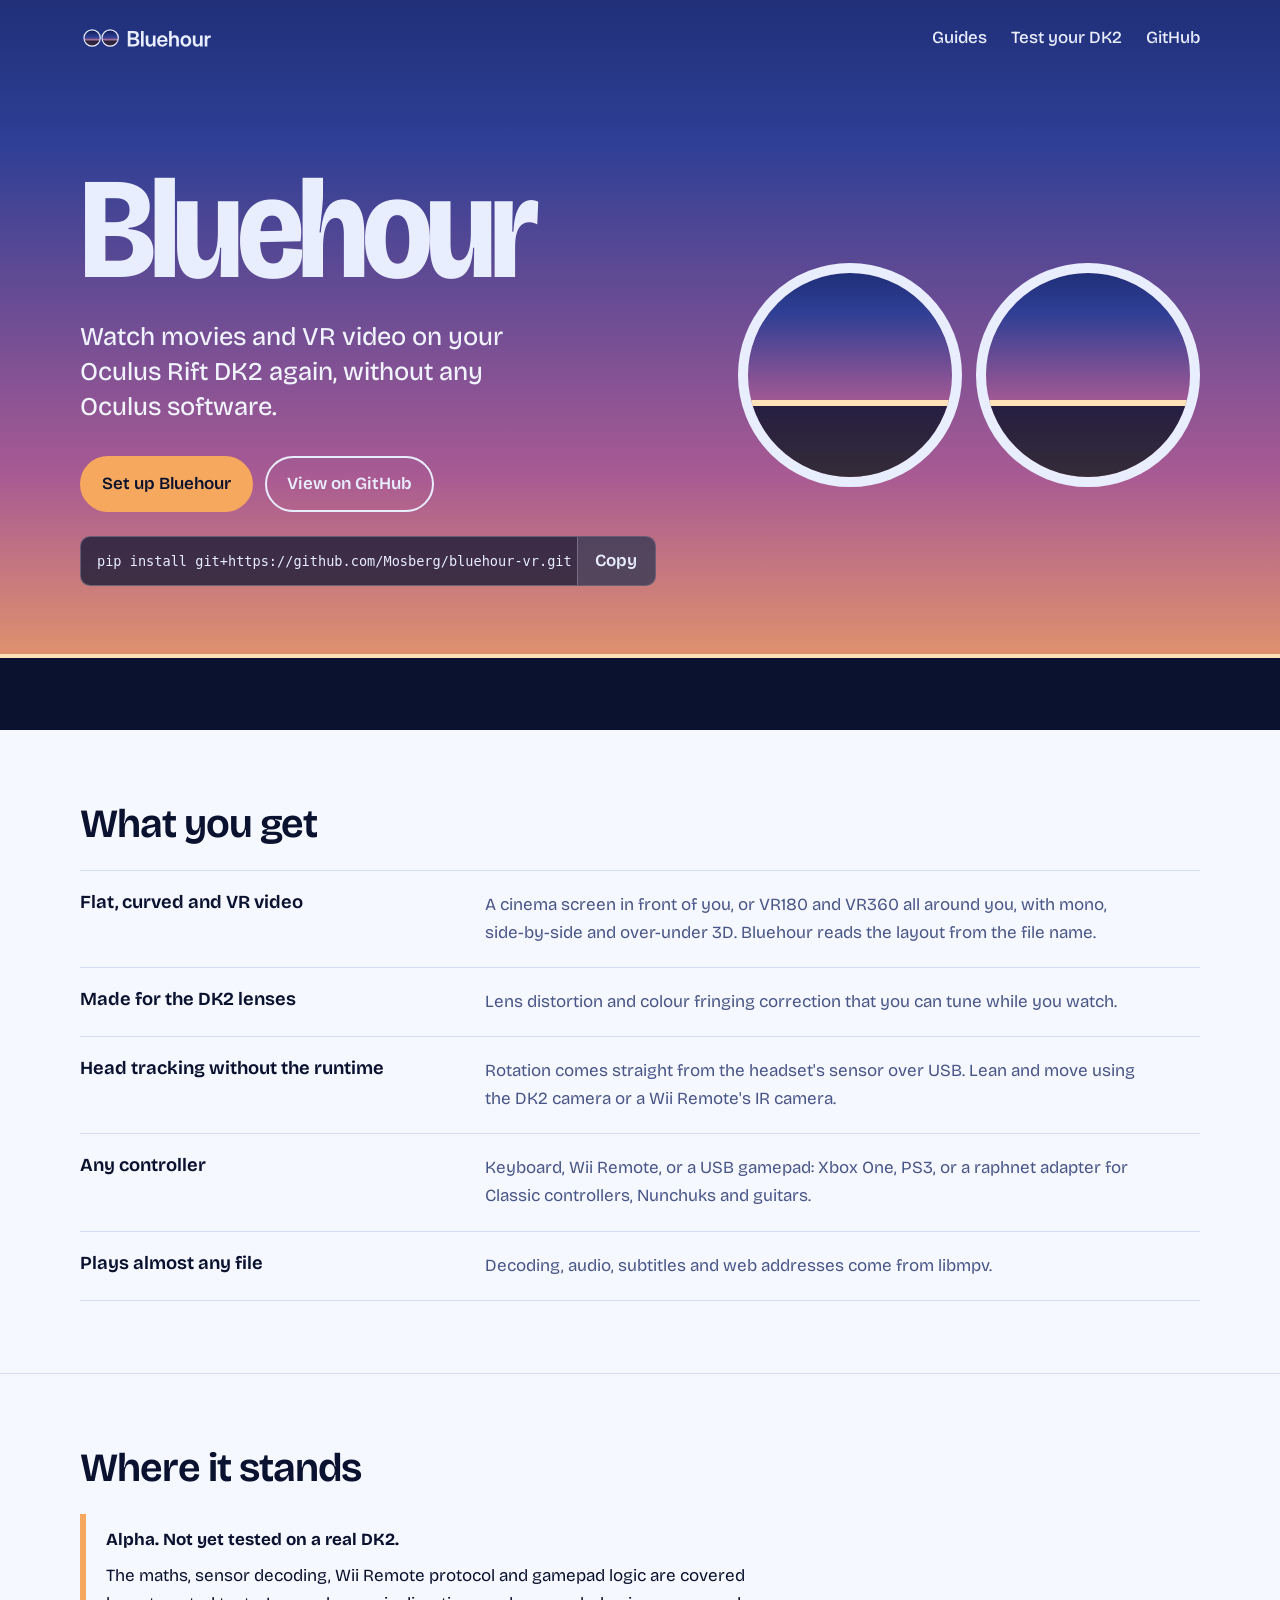
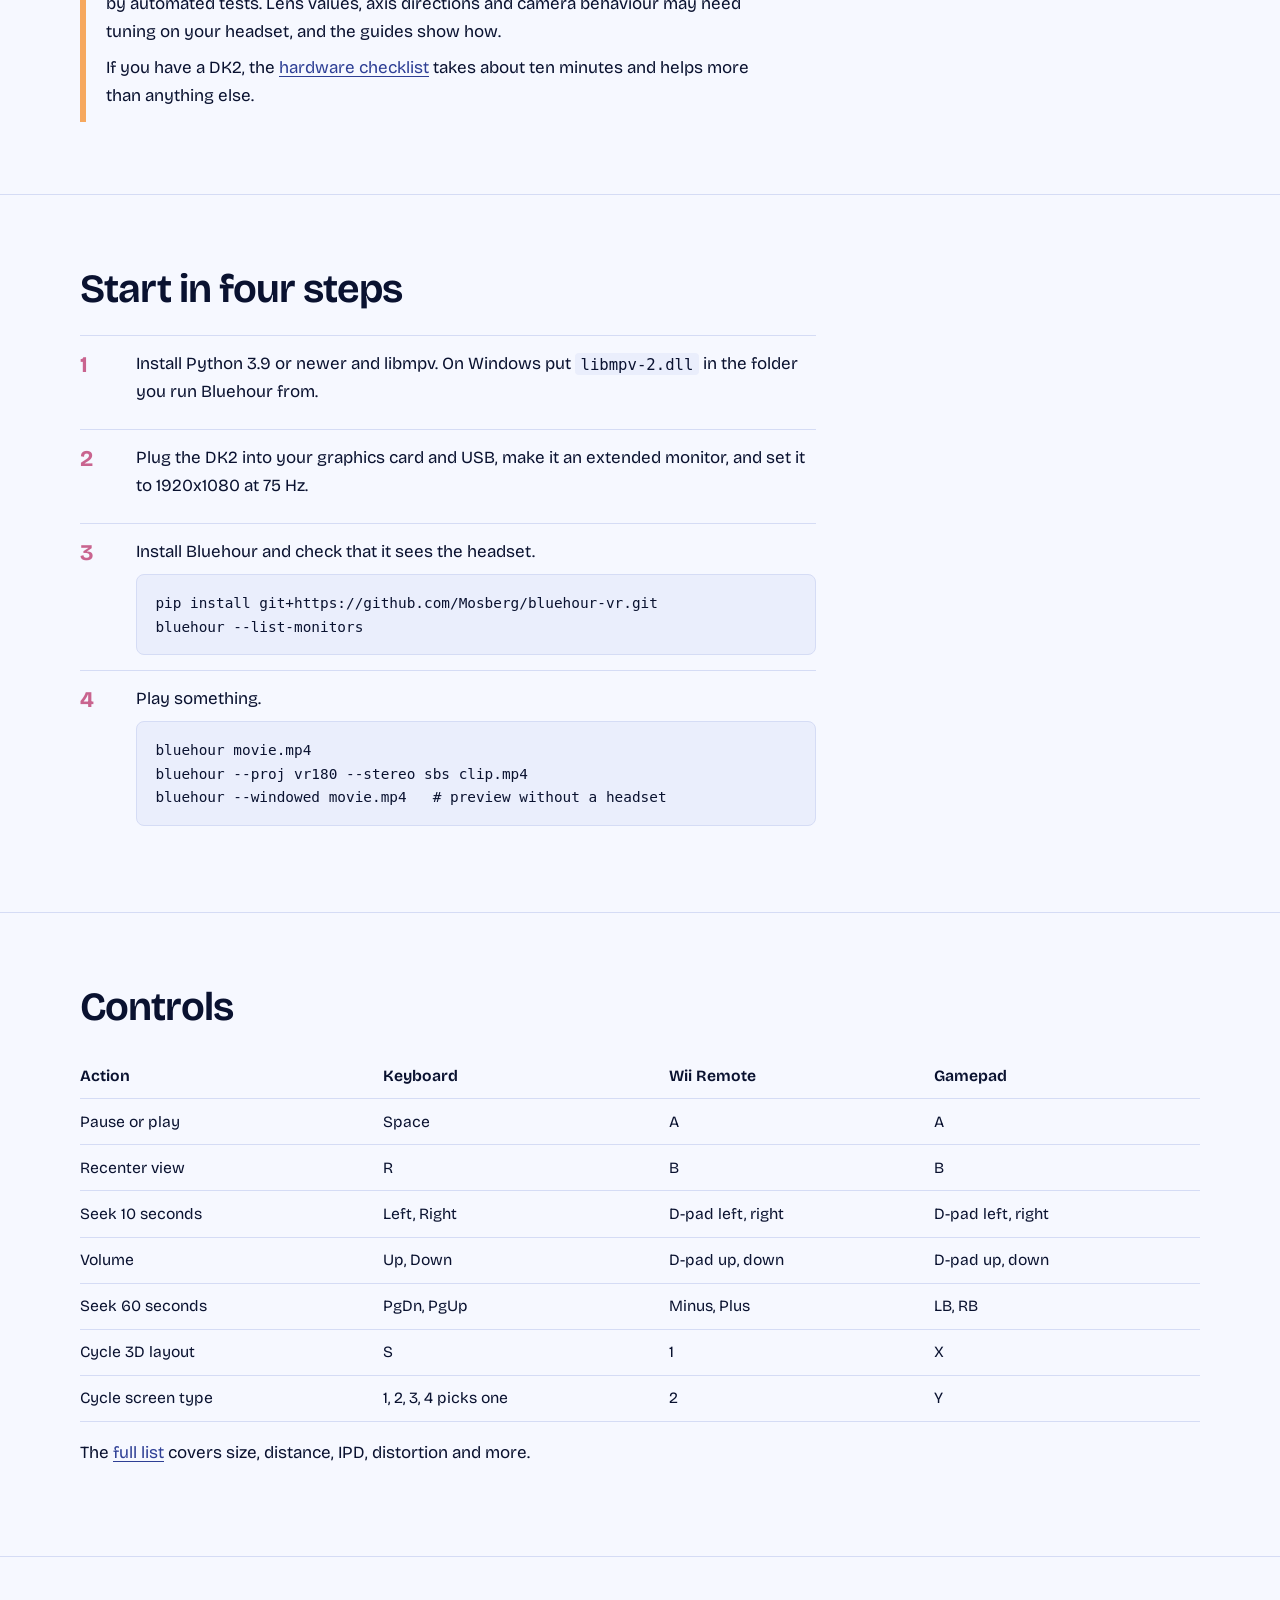
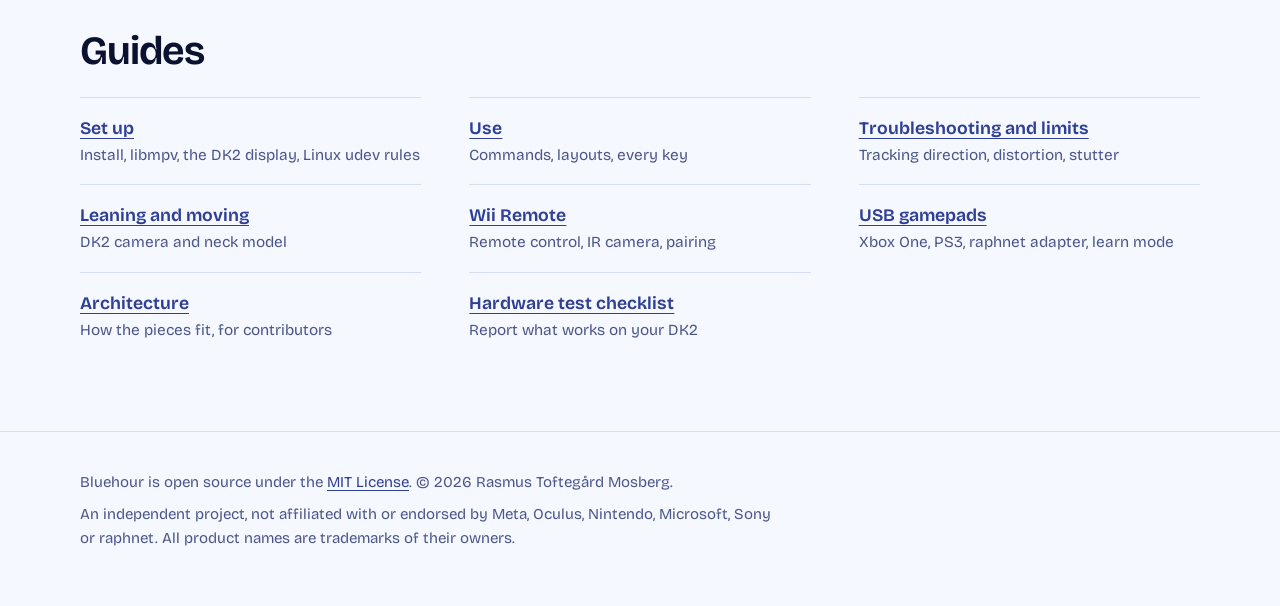
<file: index.html>
<!doctype html>
<html lang="en">
  <head>
    <meta charset="utf-8" />
    <meta name="viewport" content="width=device-width, initial-scale=1" />
    <title>Bluehour: a VR media player for the Oculus Rift DK2</title>
    <meta
      name="description"
      content="Watch movies and VR video on your Oculus Rift DK2 without any Oculus software. Flat, curved, VR180, VR360 and 3D, with head tracking and gamepad support."
    />
    <meta name="theme-color" content="#0a1230" />
    <link rel="canonical" href="https://mosberg.github.io/bluehour-vr/" />
    <link rel="icon" href="assets/brand/favicon.svg" type="image/svg+xml" />
    <link rel="icon" href="assets/brand/favicon.ico" sizes="any" />
    <link rel="apple-touch-icon" href="assets/brand/icon-192.png" />
    <meta property="og:type" content="website" />
    <meta
      property="og:title"
      content="Bluehour: a VR media player for the Oculus Rift DK2"
    />
    <meta
      property="og:description"
      content="No Oculus runtime, SteamVR or OpenXR. Flat, curved, VR180, VR360 and 3D video on the DK2."
    />
    <meta property="og:url" content="https://mosberg.github.io/bluehour-vr/" />
    <meta
      property="og:image"
      content="https://mosberg.github.io/bluehour-vr/assets/social-preview.png"
    />
    <meta name="twitter:card" content="summary_large_image" />
    <link rel="preconnect" href="https://fonts.googleapis.com" />
    <link rel="preconnect" href="https://fonts.gstatic.com" crossorigin />
    <link
      rel="stylesheet"
      href="https://fonts.googleapis.com/css2?family=Bricolage+Grotesque:opsz,wdth,wght@12..96,75..100,400..800&display=swap"
    />
    <link rel="stylesheet" href="style.css" />
    <script type="application/ld+json">
      {
        "@context": "https://schema.org",
        "@type": "SoftwareApplication",
        "name": "Bluehour",
        "applicationCategory": "MultimediaApplication",
        "operatingSystem": "Windows, Linux",
        "description": "A VR media player for the Oculus Rift DK2 that needs no Oculus runtime.",
        "license": "https://opensource.org/licenses/MIT",
        "url": "https://mosberg.github.io/bluehour-vr/",
        "offers": { "@type": "Offer", "price": "0", "priceCurrency": "USD" }
      }
    </script>
  </head>
  <body>
    <a class="skip" href="#main">Skip to content</a>
    <header class="hero">
      <div class="dusk" aria-hidden="true"></div>
      <div class="wrap">
        <div class="topbar">
          <img src="assets/brand/logo-dark.svg" alt="Bluehour" />
          <nav aria-label="Main">
            <a href="guides/setup.html">Guides</a>
            <a href="guides/hardware-testing.html">Test your DK2</a>
            <a href="https://github.com/Mosberg/bluehour-vr">GitHub</a>
          </nav>
        </div>
        <div class="hero-body">
          <div>
            <h1>Bluehour</h1>
            <p class="lede">
              Watch movies and VR video on your Oculus Rift DK2 again, without
              any Oculus software.
            </p>
            <div class="actions">
              <a class="btn primary" href="guides/setup.html"
                >Set up Bluehour</a
              >
              <a class="btn" href="https://github.com/Mosberg/bluehour-vr"
                >View on GitHub</a
              >
            </div>
            <div class="install">
              <code id="cmd"
                >pip install
                git+https://github.com/Mosberg/bluehour-vr.git</code
              >
              <button type="button" id="copy" aria-label="Copy install command">
                Copy
              </button>
            </div>
          </div>
          <div class="lenses" aria-hidden="true">
            <div class="lens"><div class="dusk"></div></div>
            <div class="lens"><div class="dusk"></div></div>
          </div>
        </div>
      </div>
    </header>

    <main id="main">
      <section>
        <div class="wrap">
          <h2>What you get</h2>
          <dl class="rows">
            <div>
              <dt>Flat, curved and VR video</dt>
              <dd>
                A cinema screen in front of you, or VR180 and VR360 all around
                you, with mono, side-by-side and over-under 3D. Bluehour reads
                the layout from the file name.
              </dd>
            </div>
            <div>
              <dt>Made for the DK2 lenses</dt>
              <dd>
                Lens distortion and colour fringing correction that you can tune
                while you watch.
              </dd>
            </div>
            <div>
              <dt>Head tracking without the runtime</dt>
              <dd>
                Rotation comes straight from the headset's sensor over USB. Lean
                and move using the DK2 camera or a Wii Remote's IR camera.
              </dd>
            </div>
            <div>
              <dt>Any controller</dt>
              <dd>
                Keyboard, Wii Remote, or a USB gamepad: Xbox One, PS3, or a
                raphnet adapter for Classic controllers, Nunchuks and guitars.
              </dd>
            </div>
            <div>
              <dt>Plays almost any file</dt>
              <dd>
                Decoding, audio, subtitles and web addresses come from libmpv.
              </dd>
            </div>
          </dl>
        </div>
      </section>

      <section>
        <div class="wrap">
          <h2>Where it stands</h2>
          <div class="status">
            <p><strong>Alpha. Not yet tested on a real DK2.</strong></p>
            <p>
              The maths, sensor decoding, Wii Remote protocol and gamepad logic
              are covered by automated tests. Lens values, axis directions and
              camera behaviour may need tuning on your headset, and the guides
              show how.
            </p>
            <p>
              If you have a DK2, the
              <a href="guides/hardware-testing.html">hardware checklist</a>
              takes about ten minutes and helps more than anything else.
            </p>
          </div>
        </div>
      </section>

      <section>
        <div class="wrap">
          <h2>Start in four steps</h2>
          <ol class="steps">
            <li>
              <div>
                <p>
                  Install Python 3.9 or newer and libmpv. On Windows put
                  <code>libmpv-2.dll</code> in the folder you run Bluehour from.
                </p>
              </div>
            </li>
            <li>
              <div>
                <p>
                  Plug the DK2 into your graphics card and USB, make it an
                  extended monitor, and set it to 1920x1080 at 75 Hz.
                </p>
              </div>
            </li>
            <li>
              <div>
                <p>Install Bluehour and check that it sees the headset.</p>
                <pre><code>pip install git+https://github.com/Mosberg/bluehour-vr.git
bluehour --list-monitors</code></pre>
              </div>
            </li>
            <li>
              <div>
                <p>Play something.</p>
                <pre><code>bluehour movie.mp4
bluehour --proj vr180 --stereo sbs clip.mp4
bluehour --windowed movie.mp4   # preview without a headset</code></pre>
              </div>
            </li>
          </ol>
        </div>
      </section>

      <section>
        <div class="wrap">
          <h2>Controls</h2>
          <div class="tablewrap">
            <table>
              <thead>
                <tr>
                  <th>Action</th>
                  <th>Keyboard</th>
                  <th>Wii Remote</th>
                  <th>Gamepad</th>
                </tr>
              </thead>
              <tbody>
                <tr>
                  <td>Pause or play</td>
                  <td>Space</td>
                  <td>A</td>
                  <td>A</td>
                </tr>
                <tr>
                  <td>Recenter view</td>
                  <td>R</td>
                  <td>B</td>
                  <td>B</td>
                </tr>
                <tr>
                  <td>Seek 10 seconds</td>
                  <td>Left, Right</td>
                  <td>D-pad left, right</td>
                  <td>D-pad left, right</td>
                </tr>
                <tr>
                  <td>Volume</td>
                  <td>Up, Down</td>
                  <td>D-pad up, down</td>
                  <td>D-pad up, down</td>
                </tr>
                <tr>
                  <td>Seek 60 seconds</td>
                  <td>PgDn, PgUp</td>
                  <td>Minus, Plus</td>
                  <td>LB, RB</td>
                </tr>
                <tr>
                  <td>Cycle 3D layout</td>
                  <td>S</td>
                  <td>1</td>
                  <td>X</td>
                </tr>
                <tr>
                  <td>Cycle screen type</td>
                  <td>1, 2, 3, 4 picks one</td>
                  <td>2</td>
                  <td>Y</td>
                </tr>
              </tbody>
            </table>
          </div>
          <p>
            The <a href="guides/usage.html">full list</a> covers size, distance,
            IPD, distortion and more.
          </p>
        </div>
      </section>

      <section>
        <div class="wrap">
          <h2>Guides</h2>
          <ul class="guides">
            <li>
              <a href="guides/setup.html">Set up</a
              ><span>Install, libmpv, the DK2 display, Linux udev rules</span>
            </li>
            <li>
              <a href="guides/usage.html">Use</a
              ><span>Commands, layouts, every key</span>
            </li>
            <li>
              <a href="guides/troubleshooting.html"
                >Troubleshooting and limits</a
              ><span>Tracking direction, distortion, stutter</span>
            </li>
            <li>
              <a href="guides/position-tracking.html">Leaning and moving</a
              ><span>DK2 camera and neck model</span>
            </li>
            <li>
              <a href="guides/wii-remote.html">Wii Remote</a
              ><span>Remote control, IR camera, pairing</span>
            </li>
            <li>
              <a href="guides/gamepads.html">USB gamepads</a
              ><span>Xbox One, PS3, raphnet adapter, learn mode</span>
            </li>
            <li>
              <a href="guides/architecture.html">Architecture</a
              ><span>How the pieces fit, for contributors</span>
            </li>
            <li>
              <a href="guides/hardware-testing.html">Hardware test checklist</a
              ><span>Report what works on your DK2</span>
            </li>
          </ul>
        </div>
      </section>
    </main>

    <footer>
      <div class="wrap">
        <p>
          Bluehour is open source under the
          <a href="https://github.com/Mosberg/bluehour-vr/blob/main/LICENSE"
            >MIT License</a
          >. &copy; 2026 Rasmus Toftegård Mosberg.
        </p>
        <p>
          An independent project, not affiliated with or endorsed by Meta,
          Oculus, Nintendo, Microsoft, Sony or raphnet. All product names are
          trademarks of their owners.
        </p>
      </div>
    </footer>
    <script>
      (function () {
        var b = document.getElementById("copy"),
          c = document.getElementById("cmd");
        if (!b || !navigator.clipboard) {
          if (b) b.hidden = true;
          return;
        }
        b.addEventListener("click", function () {
          navigator.clipboard.writeText(c.textContent).then(function () {
            b.textContent = "Copied";
            setTimeout(function () {
              b.textContent = "Copy";
            }, 1800);
          });
        });
      })();
    </script>
  </body>
</html>
</file>
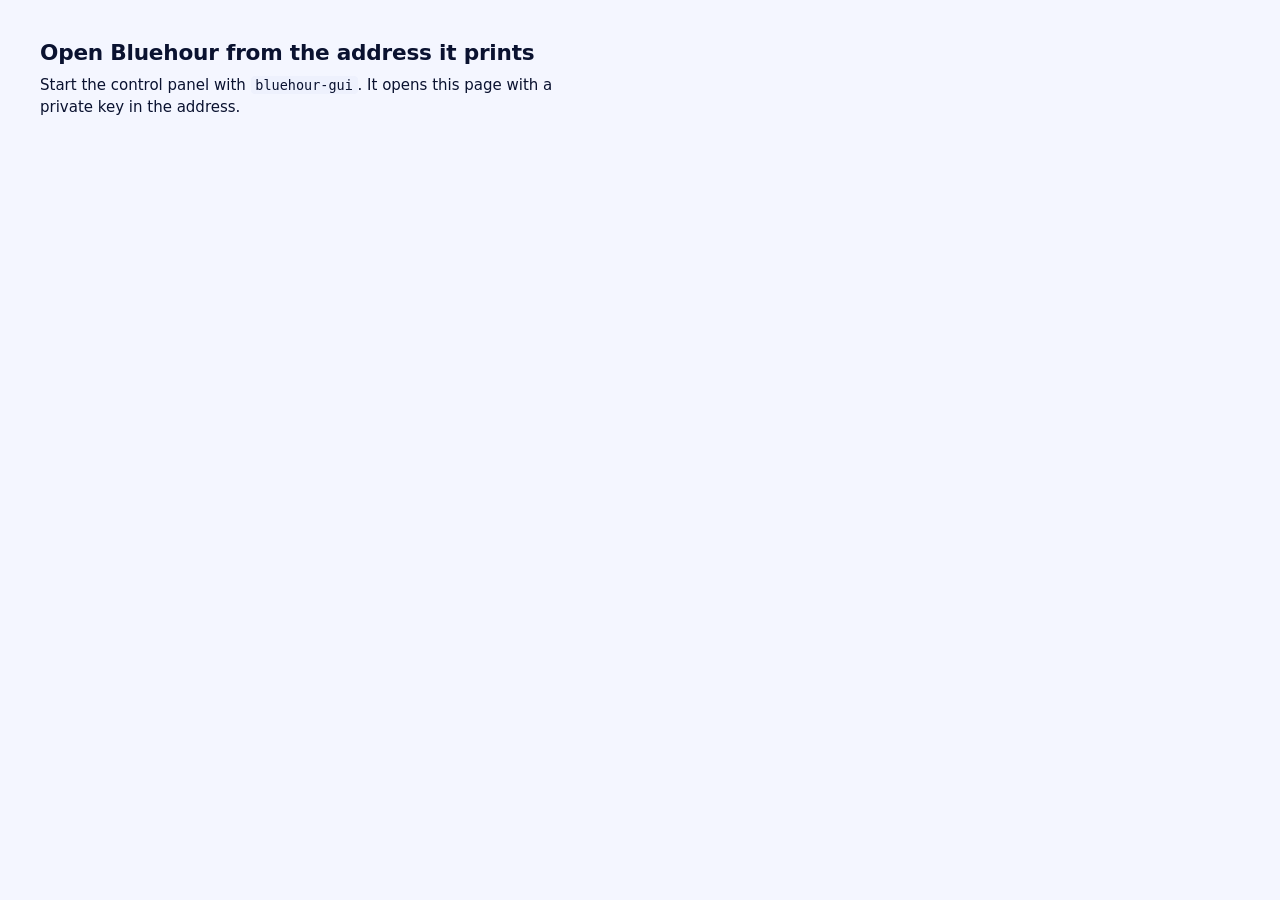
<file: src/bluehour/webui/index.html>
<!doctype html>
<html lang="en">
<head>
<meta charset="utf-8">
<meta name="viewport" content="width=device-width, initial-scale=1">
<title>Bluehour</title>
<meta name="color-scheme" content="dark light">
<link rel="icon" href="favicon.svg" type="image/svg+xml">
<link rel="stylesheet" href="app.css">
</head>
<body>
<a class="skip" href="#panel">Skip to content</a>
<header class="top">
  <img class="brand" src="logo-dark.svg" alt="Bluehour">
  <div class="status" id="status" role="status" aria-live="polite"><span class="dot"></span><span id="status-text">Connecting</span></div>
  <div class="top-actions">
    <button class="btn primary" id="btn-start" type="button">Start player</button>
    <button class="btn" id="btn-stop" type="button" hidden>Stop</button>
    <button class="btn quiet" id="btn-quit" type="button" title="Stop the player and close this control panel">Quit</button>
  </div>
</header>

<div class="shell">
  <nav class="tabs" id="tabs" role="tablist" aria-label="Sections"></nav>
  <main id="panel" tabindex="-1">
    <div class="banner" id="restart-banner" hidden>
      <span id="restart-text"></span>
      <button class="btn small" id="btn-restart" type="button">Restart player</button>
    </div>
    <noscript>This control panel needs JavaScript.</noscript>
    <div id="panels"></div>
  </main>
</div>

<section class="remote" id="remote" aria-label="Player remote" hidden>
  <div class="remote-row">
    <button class="icon" data-act="prev" title="Previous file" aria-label="Previous file">&#9198;</button>
    <button class="icon" data-act="long_back" title="Back 60 seconds" aria-label="Back 60 seconds">-60</button>
    <button class="icon" data-act="seek_back" title="Back 10 seconds" aria-label="Back 10 seconds">-10</button>
    <button class="icon big" id="r-pause" data-act="pause" title="Pause or play" aria-label="Pause or play">&#9658;</button>
    <button class="icon" data-act="seek_fwd" title="Forward 10 seconds" aria-label="Forward 10 seconds">+10</button>
    <button class="icon" data-act="long_fwd" title="Forward 60 seconds" aria-label="Forward 60 seconds">+60</button>
    <button class="icon" data-act="next" title="Next file" aria-label="Next file">&#9197;</button>
    <div class="seek">
      <span id="r-time">0:00</span>
      <input id="r-seek" type="range" min="0" max="100" step="1" value="0" aria-label="Position">
      <span id="r-dur">0:00</span>
    </div>
    <div class="vol">
      <button class="icon" id="r-mute" data-act="mute" title="Mute" aria-label="Mute">&#128266;</button>
      <input id="r-vol" type="range" min="0" max="130" step="1" value="80" aria-label="Volume">
    </div>
    <button class="btn small" data-act="recenter" title="Recenter the view and position">Recenter</button>
    <button class="btn small" data-act="subtitles" title="Next subtitle track">Subtitles</button>
    <button class="btn small" data-act="audio" title="Next audio track">Audio track</button>
  </div>
  <div class="now" id="r-now"></div>
</section>

<dialog id="picker" aria-labelledby="picker-title">
  <form method="dialog" class="picker">
    <h2 id="picker-title">Choose videos</h2>
    <div class="picker-bar">
      <button type="button" class="btn small" id="pk-up" title="Parent folder">Up</button>
      <button type="button" class="btn small" id="pk-home">Home</button>
      <select id="pk-roots" aria-label="Drive or root"></select>
      <input id="pk-path" type="text" spellcheck="false" aria-label="Folder path">
    </div>
    <label class="check"><input type="checkbox" id="pk-all"> Show all files</label>
    <ul id="pk-list" class="pk-list"></ul>
    <p class="muted" id="pk-msg"></p>
    <div class="dialog-actions">
      <button class="btn" value="cancel">Cancel</button>
      <button class="btn primary" id="pk-add" value="add" type="button">Add selected</button>
    </div>
  </form>
</dialog>
<div class="toast" id="toast" role="alert" hidden></div>
<script src="app.js"></script>
</body>
</html>
</file>
<file: style.css>
:root {
  --ink: #0a1230;
  --dusk: #2e3f95;
  --rose: #c9648f;
  --horizon: #f6a85e;
  --mist: #e9eeff;
  --bg: #f6f8ff;
  --surface: #ffffff;
  --text: #0a1230;
  --muted: #4a5688;
  --line: #d5dcf5;
  --code-bg: #eaeefc;
  --link: #2e3f95;
  --font:
    "Bricolage Grotesque", "Inter", system-ui, -apple-system, "Segoe UI",
    sans-serif;
  --mono:
    ui-monospace, "Cascadia Code", "SF Mono", Consolas, "DejaVu Sans Mono",
    monospace;
}
@media (prefers-color-scheme: dark) {
  :root:not([data-theme="light"]) {
    --bg: #0a1230;
    --surface: #111b47;
    --text: #e9eeff;
    --muted: #9fb0f5;
    --line: #25336f;
    --code-bg: #0f1a45;
    --link: #f6a85e;
  }
}
:root[data-theme="dark"] {
  --bg: #0a1230;
  --surface: #111b47;
  --text: #e9eeff;
  --muted: #9fb0f5;
  --line: #25336f;
  --code-bg: #0f1a45;
  --link: #f6a85e;
}

* {
  box-sizing: border-box;
}
html {
  scroll-behavior: smooth;
  -webkit-text-size-adjust: 100%;
}
body {
  margin: 0;
  background: var(--bg);
  color: var(--text);
  font: 400 1.0625rem/1.65 var(--font);
  font-optical-sizing: auto;
}
a {
  color: var(--link);
  text-underline-offset: 0.2em;
}
a:hover {
  text-decoration-thickness: 2px;
}
:focus-visible {
  outline: 3px solid var(--horizon);
  outline-offset: 3px;
  border-radius: 4px;
}
.skip {
  position: absolute;
  left: 1rem;
  top: -4rem;
  background: var(--horizon);
  color: var(--ink);
  padding: 0.6rem 1rem;
  z-index: 10;
  border-radius: 6px;
}
.skip:focus {
  top: 1rem;
}
code,
pre,
kbd {
  font-family: var(--mono);
  font-size: 0.92em;
}
code {
  background: var(--code-bg);
  padding: 0.1em 0.35em;
  border-radius: 4px;
}
pre {
  background: var(--code-bg);
  padding: 1rem 1.15rem;
  border-radius: 8px;
  overflow-x: auto;
  line-height: 1.5;
  border: 1px solid var(--line);
}
pre code {
  background: none;
  padding: 0;
  font-size: 0.9rem;
}
.wrap {
  width: min(100% - 2rem, 70rem);
  margin-inline: auto;
}

/* ---------- hero: the one memorable moment ---------- */
.hero {
  position: relative;
  overflow: hidden;
  color: var(--mist);
  background: var(--ink);
  isolation: isolate;
}
.dusk {
  background: linear-gradient(
    180deg,
    #0a1230 0%,
    #0e1a52 28%,
    #2e3f95 54%,
    #a85a93 80%,
    #f6a85e 100%
  );
  background-size: 100% 175%;
  background-position: 50% 100%;
}
.hero .dusk {
  position: absolute;
  inset: 0;
  z-index: -2;
  animation: dusk 3.6s cubic-bezier(0.2, 0.6, 0.2, 1) both;
}
@keyframes dusk {
  from {
    background-position: 50% 0%;
  }
  to {
    background-position: 50% 100%;
  }
}
.hero::after {
  content: "";
  position: absolute;
  left: 0;
  right: 0;
  bottom: 0;
  height: clamp(2.5rem, 6vw, 4.5rem);
  background: var(--ink);
  border-top: 4px solid #ffe2b8;
  z-index: -1;
}
.topbar {
  display: flex;
  align-items: center;
  justify-content: space-between;
  gap: 1rem;
  padding-block: 1.25rem;
}
.topbar img {
  height: 2.25rem;
  width: auto;
  display: block;
}
.topbar nav {
  display: flex;
  gap: 1.5rem;
  flex-wrap: wrap;
}
.topbar nav a {
  color: var(--mist);
  text-decoration: none;
  font-weight: 500;
}
.topbar nav a:hover {
  text-decoration: underline;
}
.hero-body {
  display: grid;
  grid-template-columns: minmax(0, 1.15fr) minmax(0, 0.85fr);
  gap: 2rem;
  align-items: center;
  padding-block: clamp(2.5rem, 7vw, 5.5rem) clamp(5.5rem, 12vw, 9rem);
}
.hero h1 {
  margin: 0;
  font-size: clamp(3.6rem, 12vw, 9rem);
  line-height: 0.92;
  font-weight: 700;
  letter-spacing: -0.045em;
  font-variation-settings: "wdth" 90;
}
.hero .lede {
  margin: 1.5rem 0 0;
  font-size: clamp(1.2rem, 2.4vw, 1.6rem);
  line-height: 1.35;
  max-width: 28ch;
  color: #f1f4ff;
  font-weight: 450;
}
.actions {
  display: flex;
  flex-wrap: wrap;
  gap: 0.75rem;
  margin-top: 2rem;
}
.btn {
  display: inline-flex;
  align-items: center;
  padding: 0.75rem 1.25rem;
  border-radius: 999px;
  font-weight: 600;
  text-decoration: none;
  border: 2px solid var(--mist);
  color: var(--mist);
}
.btn.primary {
  background: var(--horizon);
  border-color: var(--horizon);
  color: var(--ink);
}
.btn:hover {
  text-decoration: underline;
}
.install {
  margin-top: 1.5rem;
  display: flex;
  max-width: 36rem;
  background: rgba(10, 18, 48, 0.72);
  border: 1px solid rgba(233, 238, 255, 0.25);
  border-radius: 10px;
  overflow: hidden;
}
.install code {
  flex: 1;
  min-width: 0;
  background: none;
  color: var(--mist);
  padding: 0.8rem 1rem;
  overflow-x: auto;
  white-space: nowrap;
  font-size: 0.85rem;
}
.install button {
  font: inherit;
  font-weight: 600;
  background: rgba(233, 238, 255, 0.12);
  color: var(--mist);
  border: 0;
  border-left: 1px solid rgba(233, 238, 255, 0.25);
  padding: 0 1.1rem;
  cursor: pointer;
}
.install button:hover {
  background: rgba(233, 238, 255, 0.22);
}
.lenses {
  display: flex;
  gap: clamp(0.4rem, 1.2vw, 0.9rem);
  justify-content: center;
  align-items: center;
}
.lens {
  position: relative;
  width: min(21vw, 15rem);
  aspect-ratio: 1;
  border-radius: 50%;
  border: clamp(6px, 1vw, 10px) solid var(--mist);
  overflow: hidden;
}
.lens .dusk {
  position: absolute;
  inset: 0;
  animation: dusk 3.6s cubic-bezier(0.2, 0.6, 0.2, 1) both;
}
.lens::before {
  content: "";
  position: absolute;
  left: 0;
  right: 0;
  top: 62%;
  height: 3%;
  background: #ffe2b8;
  z-index: 1;
}
.lens::after {
  content: "";
  position: absolute;
  left: 0;
  right: 0;
  top: 65%;
  bottom: 0;
  background: var(--ink);
  opacity: 0.82;
  z-index: 1;
}

/* ---------- sections ---------- */
section {
  padding-block: clamp(2.5rem, 6vw, 4.5rem);
}
section + section {
  border-top: 1px solid var(--line);
}
h2 {
  font-size: clamp(1.7rem, 4vw, 2.5rem);
  line-height: 1.1;
  letter-spacing: -0.025em;
  margin: 0 0 1.5rem;
  font-weight: 650;
}
h3 {
  font-size: 1.25rem;
  margin: 2rem 0 0.5rem;
  letter-spacing: -0.01em;
}
.rows {
  margin: 0;
  display: grid;
}
.rows > div {
  display: grid;
  grid-template-columns: minmax(0, 1fr) minmax(0, 2fr);
  gap: 1rem 3rem;
  padding-block: 1.25rem;
  border-top: 1px solid var(--line);
}
.rows > div:last-child {
  border-bottom: 1px solid var(--line);
}
.rows dt {
  font-weight: 650;
  font-size: 1.15rem;
  line-height: 1.3;
}
.rows dd {
  margin: 0;
  color: var(--muted);
  max-width: 60ch;
}
.status {
  border-left: 6px solid var(--horizon);
  padding: 0.25rem 0 0.25rem 1.25rem;
  max-width: 62ch;
}
.status p {
  margin: 0.5rem 0;
}
.steps {
  counter-reset: s;
  list-style: none;
  padding: 0;
  margin: 0;
  max-width: 46rem;
}
.steps li {
  counter-increment: s;
  display: grid;
  grid-template-columns: 2.5rem minmax(0, 1fr);
  gap: 0.5rem 1rem;
  padding-block: 0.9rem;
  border-top: 1px solid var(--line);
}
.steps li::before {
  content: counter(s);
  font-weight: 700;
  font-size: 1.4rem;
  color: var(--rose);
  line-height: 1.3;
}
.steps p {
  margin: 0 0 0.5rem;
}
.steps pre {
  margin: 0.25rem 0 0;
}
table {
  border-collapse: collapse;
  width: 100%;
  font-size: 0.98rem;
}
th,
td {
  text-align: left;
  padding: 0.6rem 0.9rem 0.6rem 0;
  border-bottom: 1px solid var(--line);
  vertical-align: top;
}
th {
  font-weight: 650;
}
.tablewrap {
  overflow-x: auto;
}
.guides {
  list-style: none;
  margin: 0;
  padding: 0;
  display: grid;
  grid-template-columns: repeat(auto-fit, minmax(16rem, 1fr));
  gap: 0 3rem;
}
.guides li {
  border-top: 1px solid var(--line);
  padding-block: 1rem;
}
.guides a {
  font-weight: 650;
  font-size: 1.1rem;
}
.guides span {
  display: block;
  color: var(--muted);
  font-size: 0.96rem;
}
footer {
  border-top: 1px solid var(--line);
  padding-block: 2rem 3rem;
  color: var(--muted);
  font-size: 0.94rem;
}
footer p {
  max-width: 70ch;
  margin: 0.4rem 0;
}

/* ---------- guide pages ---------- */
.guide-head {
  background: var(--ink);
  color: var(--mist);
}
.guide-head .topbar {
  padding-block: 1rem;
}
.guide-layout {
  display: grid;
  grid-template-columns: 15rem minmax(0, 1fr);
  gap: 3rem;
  padding-block: 2.5rem 4rem;
}
.side {
  position: sticky;
  top: 1.5rem;
  align-self: start;
}
.side ul {
  list-style: none;
  margin: 0;
  padding: 0;
}
.side a {
  display: block;
  padding: 0.4rem 0.75rem;
  margin-left: -0.75rem;
  border-radius: 6px;
  text-decoration: none;
  color: var(--text);
}
.side a:hover {
  background: var(--code-bg);
}
.side a[aria-current="page"] {
  background: var(--code-bg);
  font-weight: 650;
  box-shadow: inset 3px 0 0 var(--horizon);
}
.prose {
  max-width: 46rem;
  min-width: 0;
}
.prose h1 {
  font-size: clamp(2.2rem, 5vw, 3.2rem);
  line-height: 1.05;
  letter-spacing: -0.035em;
  margin: 0 0 1.25rem;
  font-weight: 700;
}
.prose h2 {
  margin-top: 2.5rem;
  font-size: 1.8rem;
}
.prose li {
  margin: 0.35rem 0;
}
.prose li > pre {
  margin: 0.6rem 0;
}
.prose p,
.prose li {
  max-width: 68ch;
}

@media (max-width: 52rem) {
  .topbar {
    flex-wrap: wrap;
    row-gap: 0.5rem;
  }
  .topbar nav {
    gap: 0.25rem 1.1rem;
  }
  .hero-body {
    grid-template-columns: minmax(0, 1fr);
  }
  .lens {
    width: min(34vw, 11rem);
  }
  .lenses {
    justify-content: flex-start;
  }
  .rows > div {
    grid-template-columns: 1fr;
    gap: 0.4rem;
  }
  .guide-layout {
    grid-template-columns: minmax(0, 1fr);
    gap: 1.5rem;
  }
  .side {
    position: static;
  }
  .side ul {
    display: flex;
    flex-wrap: wrap;
    gap: 0.25rem 0.5rem;
  }
  .side a {
    margin-left: 0;
    border: 1px solid var(--line);
  }
}
@media (prefers-reduced-motion: reduce) {
  html {
    scroll-behavior: auto;
  }
  .hero .dusk,
  .lens .dusk {
    animation: none;
  }
}
</file>
<file: src/bluehour/webui/app.css>
:root {
  --ink: #0a1230; --dusk: #2e3f95; --rose: #c9648f; --horizon: #f6a85e; --mist: #e9eeff;
  --bg: #f4f6ff; --panel: #ffffff; --text: #0a1230; --muted: #4d5a8c; --line: #d3daf4; --field: #eef1fd;
  --accent: #2e3f95; --accent-text: #ffffff; --ok: #1a7f4b; --warn: #a15c00; --bad: #b3261e;
  --font: system-ui, -apple-system, "Segoe UI", Roboto, "Helvetica Neue", Arial, sans-serif;
  --mono: ui-monospace, "Cascadia Code", "SF Mono", Consolas, "DejaVu Sans Mono", monospace;
}
@media (prefers-color-scheme: dark) {
  :root { --bg: #0a1230; --panel: #111b47; --text: #e9eeff; --muted: #9fb0f5; --line: #25336f; --field: #0d1640;
          --accent: #f6a85e; --accent-text: #0a1230; --ok: #5fd19a; --warn: #f6c35e; --bad: #ff8a80; }
}
* { box-sizing: border-box; }
html, body { height: 100%; }
body { margin: 0; background: var(--bg); color: var(--text); font: 400 15px/1.5 var(--font); display: flex; flex-direction: column; }
:focus-visible { outline: 3px solid var(--horizon); outline-offset: 2px; border-radius: 4px; }
.skip { position: absolute; left: 8px; top: -60px; background: var(--horizon); color: var(--ink); padding: 8px 12px; border-radius: 6px; z-index: 50; }
.skip:focus { top: 8px; }
[hidden] { display: none !important; }
code, kbd { font-family: var(--mono); font-size: .9em; background: var(--field); padding: .1em .35em; border-radius: 4px; }
h1, h2, h3 { line-height: 1.2; margin: 0 0 .5rem; }
h2 { font-size: 1.35rem; letter-spacing: -.01em; }
h3 { font-size: 1.05rem; }
p { margin: 0 0 .75rem; }
.muted { color: var(--muted); }

/* header: a dusk sky ending in the horizon line */
.top { display: flex; align-items: center; gap: 16px; padding: 10px 20px; color: var(--mist); flex-wrap: wrap;
       background: linear-gradient(180deg, #0a1230, #16246b); border-bottom: 3px solid #ffe2b8; }
.brand { height: 30px; width: auto; }
.status { display: flex; align-items: center; gap: 8px; font-weight: 600; }
.dot { width: 10px; height: 10px; border-radius: 50%; background: #7f8bbf; box-shadow: 0 0 0 3px rgba(127,139,191,.25); }
.status.running .dot { background: #5fd19a; box-shadow: 0 0 0 3px rgba(95,209,154,.3); }
.status.error .dot { background: #ff8a80; box-shadow: 0 0 0 3px rgba(255,138,128,.3); }
.top-actions { margin-left: auto; display: flex; gap: 8px; }

.btn { font: inherit; font-weight: 600; padding: 8px 16px; border-radius: 999px; border: 2px solid var(--line); background: transparent;
       color: var(--text); cursor: pointer; }
.top .btn { color: var(--mist); border-color: rgba(233,238,255,.4); }
.btn:hover { border-color: var(--accent); }
.btn.primary { background: var(--horizon); border-color: var(--horizon); color: var(--ink); }
.btn.quiet { border-color: transparent; }
.btn.small { padding: 4px 12px; font-size: .9rem; }
.btn:disabled { opacity: .5; cursor: not-allowed; }
.icon { font: inherit; min-width: 40px; height: 40px; border-radius: 10px; border: 1px solid var(--line); background: var(--field);
        color: var(--text); cursor: pointer; font-weight: 600; }
.icon:hover { border-color: var(--accent); }
.icon.big { min-width: 52px; background: var(--horizon); border-color: var(--horizon); color: var(--ink); font-size: 1.2rem; }

.shell { flex: 1; display: grid; grid-template-columns: 190px minmax(0, 1fr); min-height: 0; }
.tabs { display: flex; flex-direction: column; gap: 2px; padding: 14px 10px; border-right: 1px solid var(--line); overflow: auto; }
.tabs button { font: inherit; text-align: left; padding: 9px 12px; border: 0; background: none; color: var(--text); border-radius: 8px; cursor: pointer; }
.tabs button:hover { background: var(--field); }
.tabs button[aria-selected="true"] { background: var(--field); font-weight: 700; box-shadow: inset 3px 0 0 var(--horizon); }
main { overflow: auto; padding: 22px clamp(14px, 3vw, 36px) 120px; }
main:focus { outline: none; }
.panel { max-width: 880px; }
.card { background: var(--panel); border: 1px solid var(--line); border-radius: 12px; padding: 16px 18px; margin: 0 0 16px; }
.card > h3:first-child { margin-top: 0; }
.row { display: flex; gap: 8px; flex-wrap: wrap; align-items: center; }
.banner { display: flex; gap: 12px; align-items: center; flex-wrap: wrap; border-left: 6px solid var(--horizon); background: var(--panel);
          border-radius: 8px; padding: 10px 14px; margin-bottom: 16px; }

/* settings fields */
.fields { display: grid; grid-template-columns: repeat(auto-fit, minmax(300px, 1fr)); gap: 16px 28px; }
.field { min-width: 0; }
.field .head { display: flex; align-items: baseline; gap: 8px; }
.field label, .field .lab { font-weight: 600; }
.live { font-size: .75rem; color: var(--ok); }
.reset { margin-left: auto; font: inherit; font-size: .8rem; border: 0; background: none; color: var(--muted); cursor: pointer; padding: 0 4px; }
.reset:hover { color: var(--text); text-decoration: underline; }
.help { color: var(--muted); font-size: .85rem; margin-top: 2px; }
.err { color: var(--bad); font-size: .85rem; }
.ctl { display: flex; gap: 10px; align-items: center; margin-top: 4px; }
.ctl input[type=range] { flex: 1; min-width: 0; accent-color: var(--accent); }
.ctl input[type=number], .ctl input[type=text], .ctl select, .pk-bar input, .picker select {
  font: inherit; color: var(--text); background: var(--field); border: 1px solid var(--line); border-radius: 8px; padding: 6px 8px; min-width: 0; }
.ctl input[type=number] { width: 92px; }
.ctl input[type=text] { flex: 1; }
.unit { color: var(--muted); font-size: .85rem; min-width: 22px; }
.seg { display: inline-flex; flex-wrap: wrap; border: 1px solid var(--line); border-radius: 10px; overflow: hidden; background: var(--field); }
.seg label { margin: 0; font-weight: 500; }
.seg input { position: absolute; opacity: 0; pointer-events: none; }
.seg span { display: block; padding: 6px 12px; cursor: pointer; border-right: 1px solid var(--line); }
.seg label:last-child span { border-right: 0; }
.seg input:checked + span { background: var(--accent); color: var(--accent-text); font-weight: 700; }
.seg input:focus-visible + span { outline: 3px solid var(--horizon); outline-offset: -3px; }
.switch { display: flex; gap: 10px; align-items: center; margin-top: 4px; }
.switch input { width: 18px; height: 18px; accent-color: var(--accent); }
.vec { display: grid; grid-template-columns: 1fr; gap: 6px; margin-top: 4px; }
.vec .ctl { margin: 0; }
.vec .ctl b { width: 24px; font-family: var(--mono); font-weight: 600; }

/* lists */
.list { list-style: none; margin: 0; padding: 0; }
.list li { display: flex; gap: 8px; align-items: center; padding: 8px 4px; border-top: 1px solid var(--line); }
.list li:first-child { border-top: 0; }
.list .name { flex: 1; min-width: 0; overflow: hidden; text-overflow: ellipsis; white-space: nowrap; }
.list li.now .name { font-weight: 700; color: var(--accent); }
.empty { padding: 18px; text-align: center; color: var(--muted); border: 1px dashed var(--line); border-radius: 10px; }
.checks li { align-items: flex-start; }
.pill { font-size: .75rem; font-weight: 700; padding: 2px 8px; border-radius: 999px; border: 1px solid currentColor; white-space: nowrap; }
.pill.ok { color: var(--ok); } .pill.warn { color: var(--warn); } .pill.fail { color: var(--bad); }
table { border-collapse: collapse; width: 100%; font-size: .93rem; }
th, td { text-align: left; padding: 6px 12px 6px 0; border-bottom: 1px solid var(--line); vertical-align: top; }
.tablewrap { overflow-x: auto; }
.map input { font-family: var(--mono); width: 130px; }
.log { font-family: var(--mono); font-size: .82rem; background: #070d26; color: #d7defa; border-radius: 10px; padding: 12px; height: 55vh; overflow: auto;
       white-space: pre-wrap; word-break: break-word; margin: 0; }
.log .tool { color: #f6c35e; } .log .system { color: #7fb2ff; }

/* remote bar */
.remote { position: sticky; bottom: 0; z-index: 10; background: var(--panel); border-top: 3px solid var(--horizon); padding: 8px 16px 6px; }
.remote-row { display: flex; gap: 6px; align-items: center; flex-wrap: wrap; }
.seek { display: flex; align-items: center; gap: 8px; flex: 1 1 260px; min-width: 200px; font-variant-numeric: tabular-nums; }
.seek input { flex: 1; accent-color: var(--accent); }
.vol { display: flex; align-items: center; gap: 4px; }
.vol input { width: 90px; accent-color: var(--accent); }
.now { font-size: .82rem; color: var(--muted); margin-top: 2px; white-space: nowrap; overflow: hidden; text-overflow: ellipsis; }

/* dialog */
dialog { border: 1px solid var(--line); border-radius: 14px; padding: 0; background: var(--panel); color: var(--text); width: min(720px, 94vw); }
dialog::backdrop { background: rgba(5, 9, 28, .6); }
.picker { padding: 18px; display: flex; flex-direction: column; gap: 10px; max-height: 84vh; }
.picker-bar { display: flex; gap: 6px; }
.picker-bar input { flex: 1; }
.pk-list { list-style: none; margin: 0; padding: 0; overflow: auto; min-height: 200px; max-height: 46vh; border: 1px solid var(--line); border-radius: 8px; }
.pk-list li { display: flex; gap: 8px; align-items: center; padding: 6px 10px; cursor: pointer; border-top: 1px solid var(--line); }
.pk-list li:first-child { border-top: 0; }
.pk-list li:hover { background: var(--field); }
.pk-list li.media .name { font-weight: 600; }
.pk-list .size { margin-left: auto; color: var(--muted); font-size: .8rem; }
.dialog-actions { display: flex; justify-content: flex-end; gap: 8px; }
.check { display: flex; gap: 6px; align-items: center; }
.toast { position: fixed; left: 50%; bottom: 96px; transform: translateX(-50%); background: var(--ink); color: var(--mist); padding: 10px 18px; border-radius: 10px;
         border: 1px solid #ffe2b8; max-width: 90vw; z-index: 60; }
.toast.error { border-color: #ff8a80; }

@media (max-width: 760px) {
  .shell { grid-template-columns: minmax(0, 1fr); grid-template-rows: auto 1fr; }
  .tabs { flex-direction: row; border-right: 0; border-bottom: 1px solid var(--line); padding: 6px; }
  .tabs button { white-space: nowrap; }
  .vol input { width: 70px; }
}
@media (prefers-reduced-motion: no-preference) {
  .status .dot { transition: background .3s, box-shadow .3s; }
}
</file>
